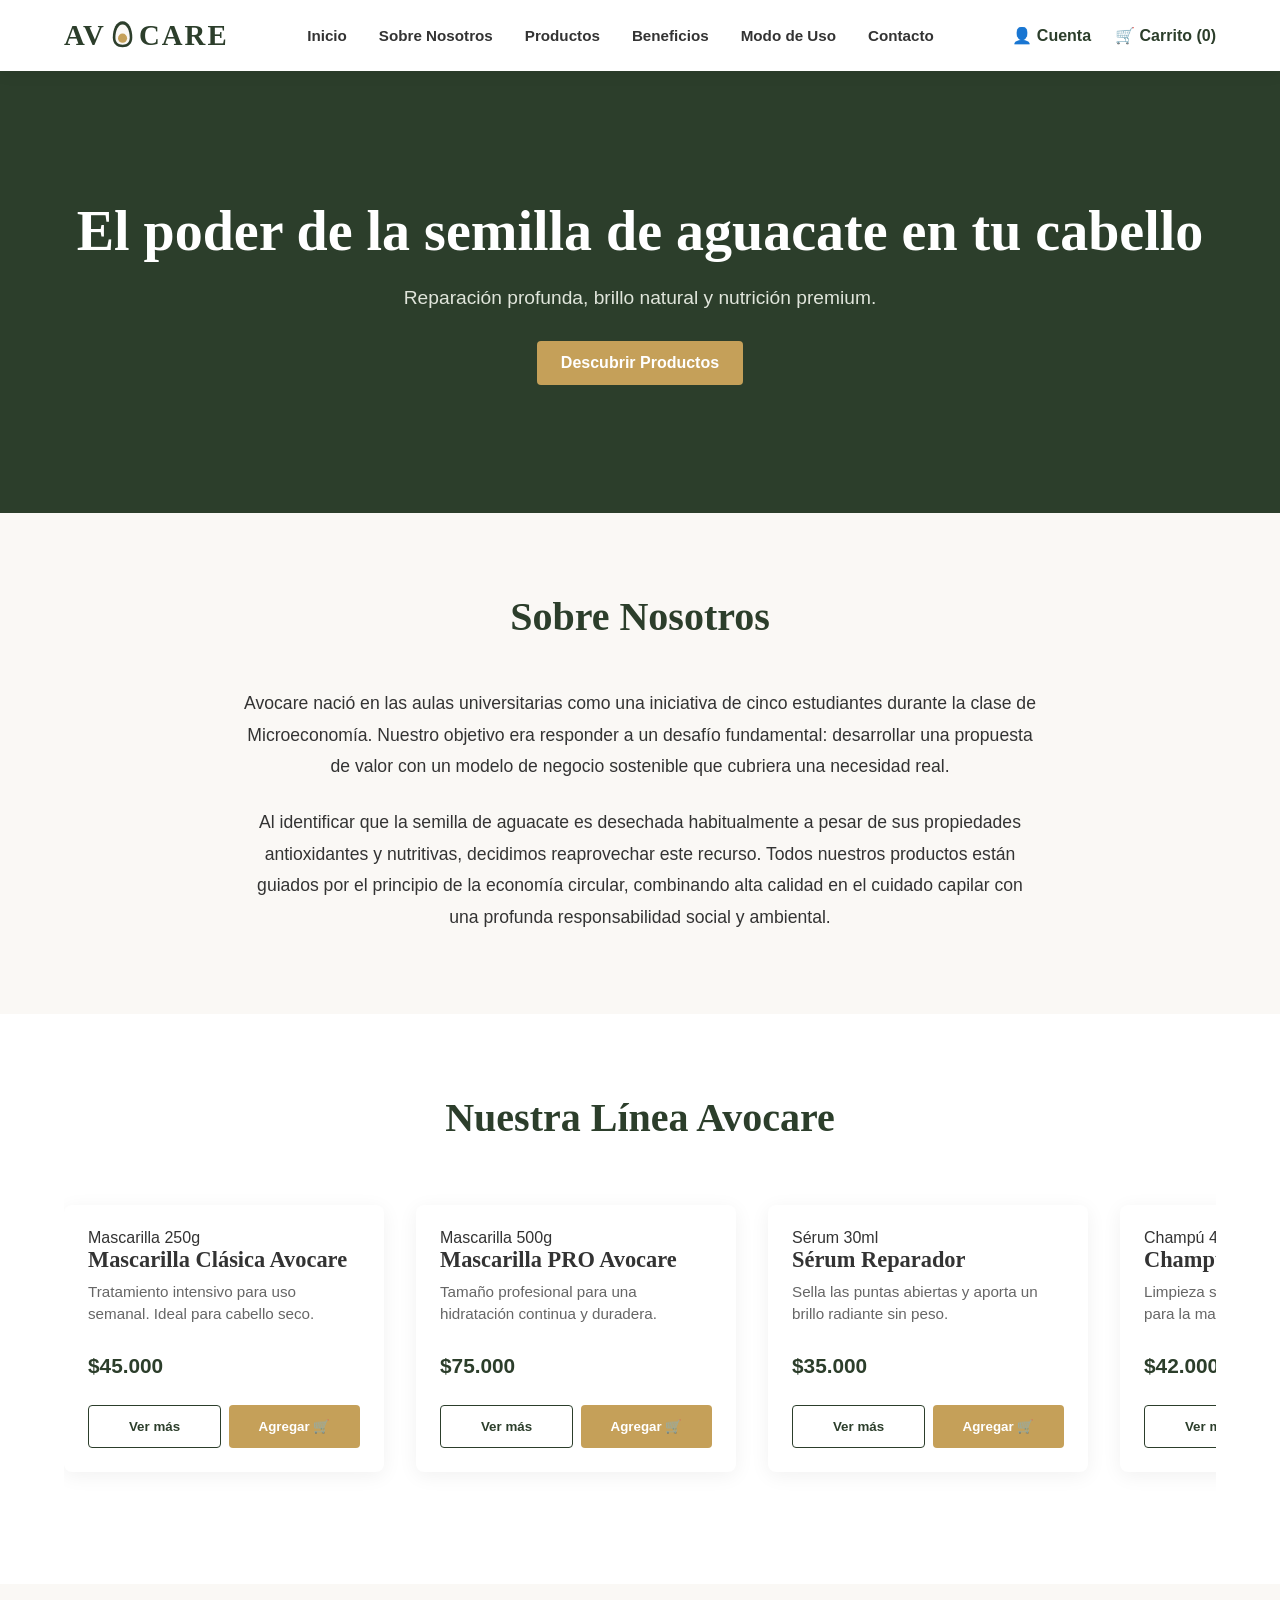
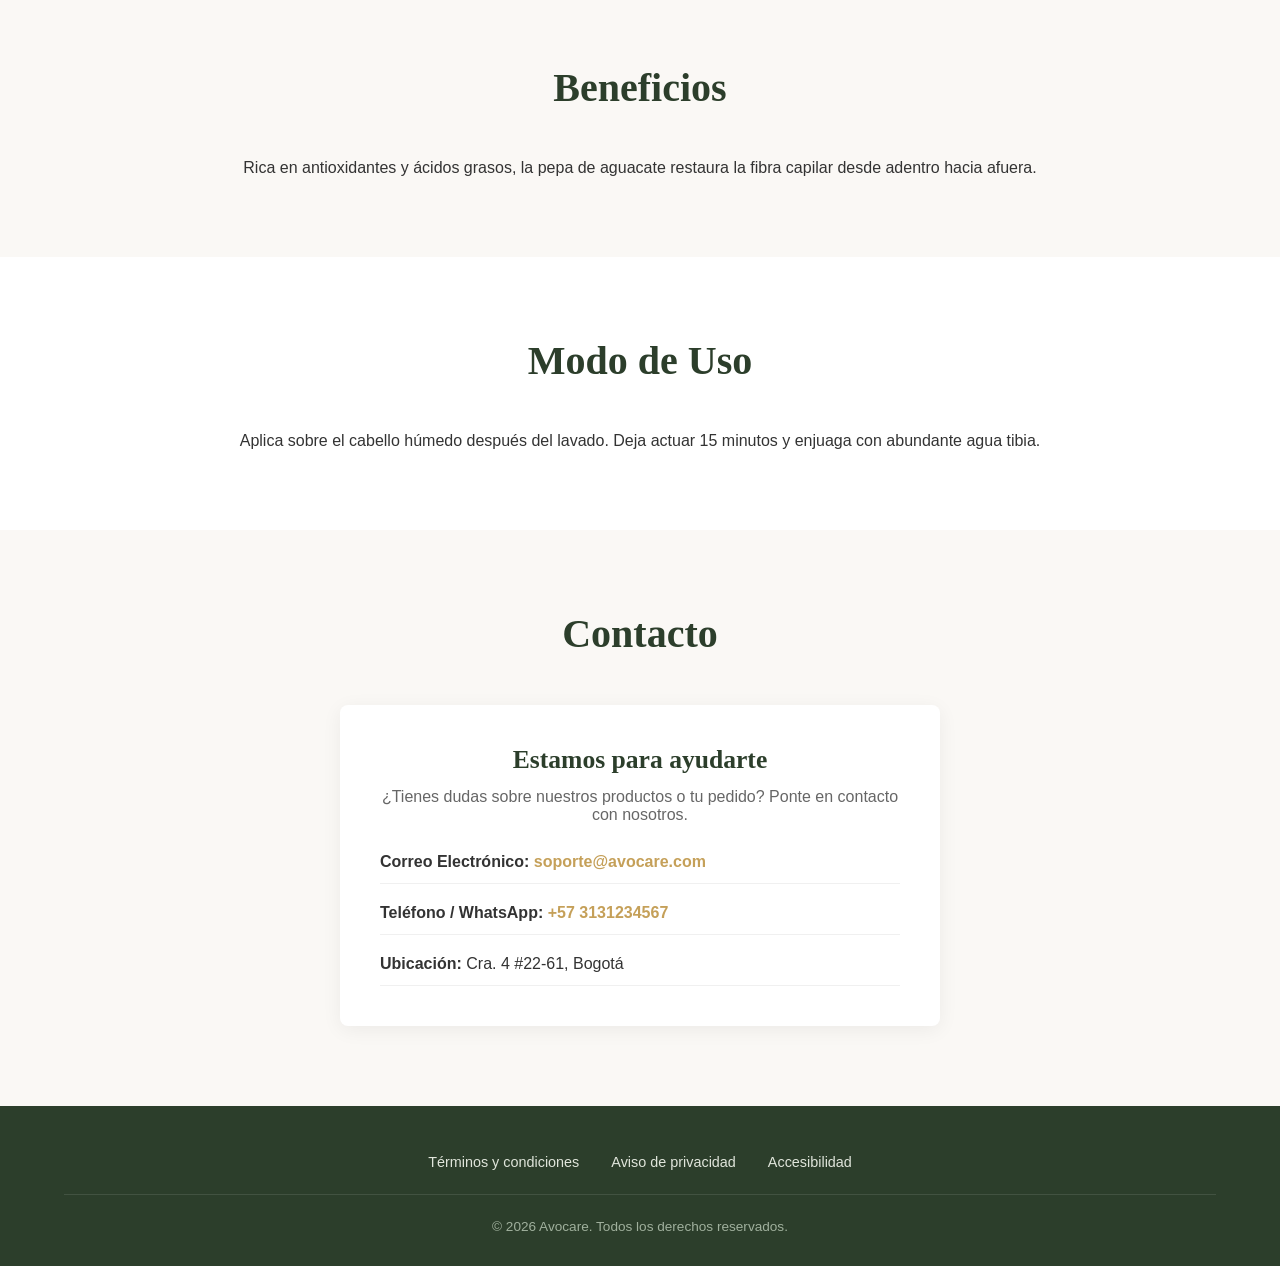
<file: Index.html>
<!DOCTYPE html>
<html lang="es">
<head>
    <meta charset="UTF-8">
    <meta name="viewport" content="width=device-width, initial-scale=1.0">
    <title>Avocare | Cuidado Capilar Premium</title>
    <link rel="stylesheet" href="styles.css">
    <link href="https://fonts.googleapis.com/css2?family=Cormorant+Garamond:wght@400;600&family=Inter:wght@300;400;600&display=swap" rel="stylesheet">
</head>
<body>
    <!-- Header Navegable -->
    <header>
        <div class="logo">
            <a href="index.html" class="logo-link">
                AV<svg class="logo-avocado" viewBox="0 0 100 100" xmlns="http://www.w3.org/2000/svg">
                    <!-- Silueta exterior del aguacate -->
                    <path d="M50,10 C30,10 20,35 20,60 C20,80 33,90 50,90 C67,90 80,80 80,60 C80,35 70,10 50,10 Z" fill="currentColor"/>
                    <!-- Pulpa interior -->
                    <path d="M50,20 C36,20 28,40 28,60 C28,75 37,82 50,82 C63,82 72,75 72,60 C72,40 64,20 50,20 Z" fill="#FAF8F5"/>
                    <!-- Semilla (Pepa) -->
                    <circle cx="50" cy="62" r="14" fill="#C5A059"/>
                </svg>CARE
            </a>
        </div>
        <nav>
            <ul class="nav-links">
                <li><a href="#inicio">Inicio</a></li>
                <li><a href="#nosotros">Sobre Nosotros</a></li>
                <li><a href="#productos">Productos</a></li>
                <li><a href="#beneficios">Beneficios</a></li>
                <li><a href="#uso">Modo de Uso</a></li>
                <li><a href="#contacto">Contacto</a></li>
            </ul>
        </nav>
        <div class="user-actions">
            <a href="login.html" class="icon-link">👤 Cuenta</a>
            <a href="carrito.html" class="icon-link">🛒 Carrito (<span id="cart-count">0</span>)</a>
        </div>
    </header>

    <main>
        <!-- Sección Inicio -->
        <section id="inicio" class="hero">
            <div class="hero-content">
                <h1>El poder de la semilla de aguacate en tu cabello</h1>
                <p>Reparación profunda, brillo natural y nutrición premium.</p>
                <a href="#productos" class="btn-primary">Descubrir Productos</a>
            </div>
        </section>

        <!-- Sección Sobre Nosotros -->
        <section id="nosotros" class="section-padding bg-light">
            <h2 class="section-title">Sobre Nosotros</h2>
            <div style="max-width: 800px; margin: 0 auto; text-align: center; line-height: 1.8;">
                <p style="font-size: 1.1rem; color: var(--text-main); margin-bottom: 1.5rem;">
                    Avocare nació en las aulas universitarias como una iniciativa de cinco estudiantes durante la clase de Microeconomía. Nuestro objetivo era responder a un desafío fundamental: desarrollar una propuesta de valor con un modelo de negocio sostenible que cubriera una necesidad real.
                </p>
                <p style="font-size: 1.1rem; color: var(--text-main);">
                    Al identificar que la semilla de aguacate es desechada habitualmente a pesar de sus propiedades antioxidantes y nutritivas, decidimos reaprovechar este recurso. Todos nuestros productos están guiados por el principio de la economía circular, combinando alta calidad en el cuidado capilar con una profunda responsabilidad social y ambiental.
                </p>
            </div>
        </section>

        <!-- Sección Productos (Carrusel Infinito) -->
        <section id="productos" class="section-padding">
            <h2 class="section-title">Nuestra Línea Avocare</h2>
            <div class="products-container">
                <div class="products-track">
                    <!-- Producto 1 -->
                    <div class="product-card">
                        <div class="product-img-placeholder">Mascarilla 250g</div>
                        <h3>Mascarilla Clásica Avocare</h3>
                        <p>Tratamiento intensivo para uso semanal. Ideal para cabello seco.</p>
                        <p class="price">$45.000</p>
                        <div class="card-actions">
                            <button class="btn-secondary" onclick="openModal('modal-prod-1')">Ver más</button>
                            <button class="btn-primary" onclick="addToCart(1, 'Mascarilla Clásica 250g', 45000)">Agregar 🛒</button>
                        </div>
                    </div>
                    <!-- Producto 2 -->
                    <div class="product-card">
                        <div class="product-img-placeholder">Mascarilla 500g</div>
                        <h3>Mascarilla PRO Avocare</h3>
                        <p>Tamaño profesional para una hidratación continua y duradera.</p>
                        <p class="price">$75.000</p>
                        <div class="card-actions">
                            <button class="btn-secondary" onclick="openModal('modal-prod-2')">Ver más</button>
                            <button class="btn-primary" onclick="addToCart(2, 'Mascarilla PRO 500g', 75000)">Agregar 🛒</button>
                        </div>
                    </div>
                    <!-- Producto 3 -->
                    <div class="product-card">
                        <div class="product-img-placeholder">Sérum 30ml</div>
                        <h3>Sérum Reparador</h3>
                        <p>Sella las puntas abiertas y aporta un brillo radiante sin peso.</p>
                        <p class="price">$35.000</p>
                        <div class="card-actions">
                            <button class="btn-secondary" onclick="openModal('modal-prod-3')">Ver más</button>
                            <button class="btn-primary" onclick="addToCart(3, 'Sérum Reparador', 35000)">Agregar 🛒</button>
                        </div>
                    </div>
                    <!-- Producto 4 -->
                    <div class="product-card">
                        <div class="product-img-placeholder">Champú 400ml</div>
                        <h3>Champú Revitalizante</h3>
                        <p>Limpieza suave que prepara la cutícula para la mascarilla.</p>
                        <p class="price">$42.000</p>
                        <div class="card-actions">
                            <button class="btn-secondary" onclick="openModal('modal-prod-4')">Ver más</button>
                            <button class="btn-primary" onclick="addToCart(4, 'Champú Revitalizante', 42000)">Agregar 🛒</button>
                        </div>
                    </div>
                    <!-- Producto 5 -->
                    <div class="product-card">
                        <div class="product-img-placeholder">Kit Completo</div>
                        <h3>Kit Cuidado Intensivo</h3>
                        <p>Mascarilla 250g + Champú + Sérum. El ritual completo.</p>
                        <p class="price">$110.000</p>
                        <div class="card-actions">
                            <button class="btn-secondary" onclick="openModal('modal-prod-5')">Ver más</button>
                            <button class="btn-primary" onclick="addToCart(5, 'Kit Cuidado Intensivo', 110000)">Agregar 🛒</button>
                        </div>
                    </div>
                </div>
            </div>
        </section>
        
        <!-- Sección Beneficios -->
        <section id="beneficios" class="section-padding bg-light">
            <h2 class="section-title">Beneficios</h2>
            <p style="text-align:center;">Rica en antioxidantes y ácidos grasos, la pepa de aguacate restaura la fibra capilar desde adentro hacia afuera.</p>
        </section>

        <!-- Sección Modo de Uso -->
        <section id="uso" class="section-padding">
            <h2 class="section-title">Modo de Uso</h2>
            <p style="text-align:center;">Aplica sobre el cabello húmedo después del lavado. Deja actuar 15 minutos y enjuaga con abundante agua tibia.</p>
        </section>

        <!-- Sección de Contacto -->
        <section id="contacto" class="section-padding bg-light">
            <h2 class="section-title">Contacto</h2>
            <div class="contact-container">
                <div class="contact-card">
                    <h3>Estamos para ayudarte</h3>
                    <p>¿Tienes dudas sobre nuestros productos o tu pedido? Ponte en contacto con nosotros.</p>
                    <ul class="contact-list">
                        <li>
                            <strong>Correo Electrónico:</strong> 
                            <a href="mailto:soporte@avocare.com">soporte@avocare.com</a>
                        </li>
                        <li>
                            <strong>Teléfono / WhatsApp:</strong> 
                            <a href="tel:+573131234567">+57 3131234567</a>
                        </li>
                        <li>
                            <strong>Ubicación:</strong> Cra. 4 #22-61, Bogotá
                        </li>
                    </ul>
                </div>
            </div>
        </section>
    </main>

    <!-- Pie de Página (Footer) -->
    <footer class="main-footer">
        <div class="footer-content">
            <div class="footer-links">
                <a href="#">Términos y condiciones</a>
                <a href="#">Aviso de privacidad</a>
                <a href="#">Accesibilidad</a>
            </div>
            <p class="copyright">&copy; 2026 Avocare. Todos los derechos reservados.</p>
        </div>
    </footer>

    <!-- Modales de Productos -->
    <div id="modal-prod-1" class="modal">
        <div class="modal-content">
            <span class="close" onclick="closeModal('modal-prod-1')">&times;</span>
            <h2>Ingredientes - Mascarilla Clásica</h2>
            <p>Agua purificada, Extracto de semilla de Persea Americana (Aguacate), Manteca de Karité, Pantenol, Vitamina E, Conservantes naturales.</p>
        </div>
    </div>
    <div id="modal-prod-2" class="modal">
        <div class="modal-content">
            <span class="close" onclick="closeModal('modal-prod-2')">&times;</span>
            <h2>Ingredientes - Mascarilla PRO</h2>
            <p>Fórmula concentrada con doble extracto de pepa de aguacate, Queratina hidrolizada y Aceite de Argán.</p>
        </div>
    </div>

    <script src="main.js"></script>
</body>
</html>
</file>
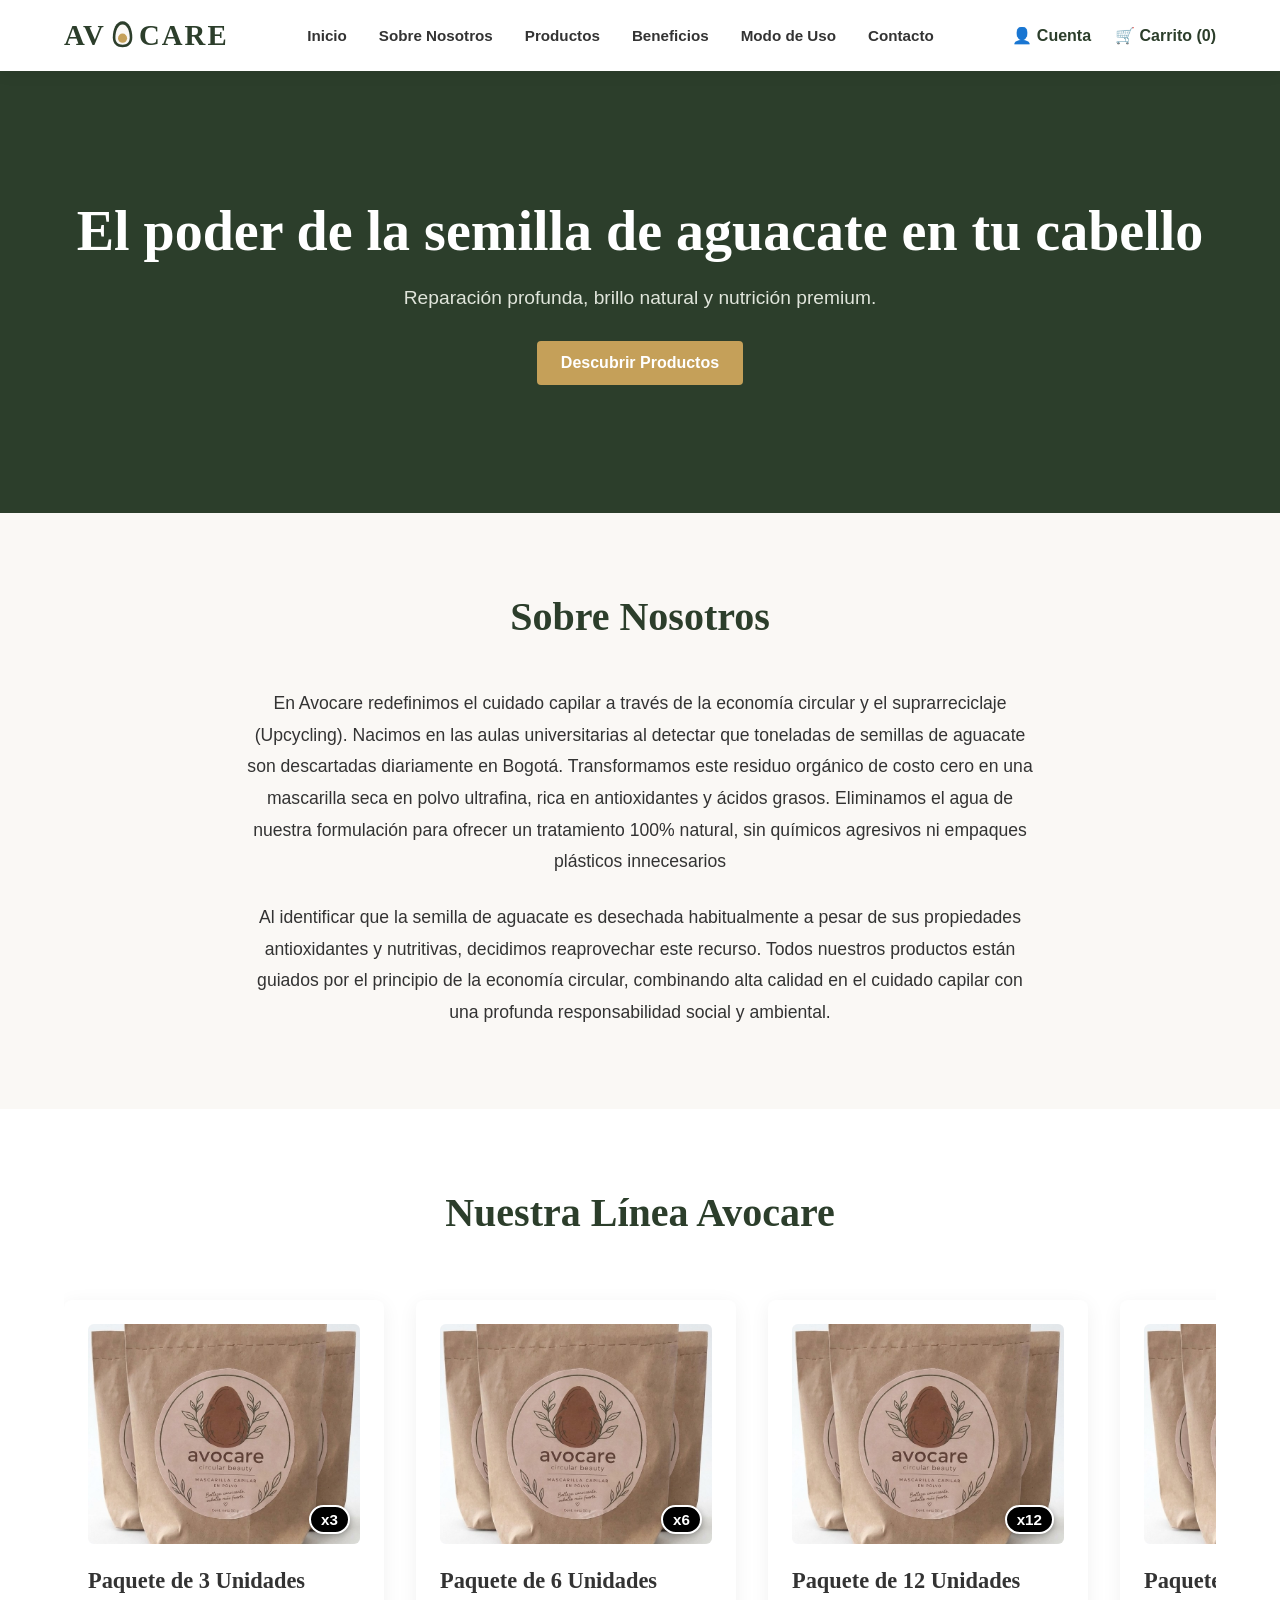
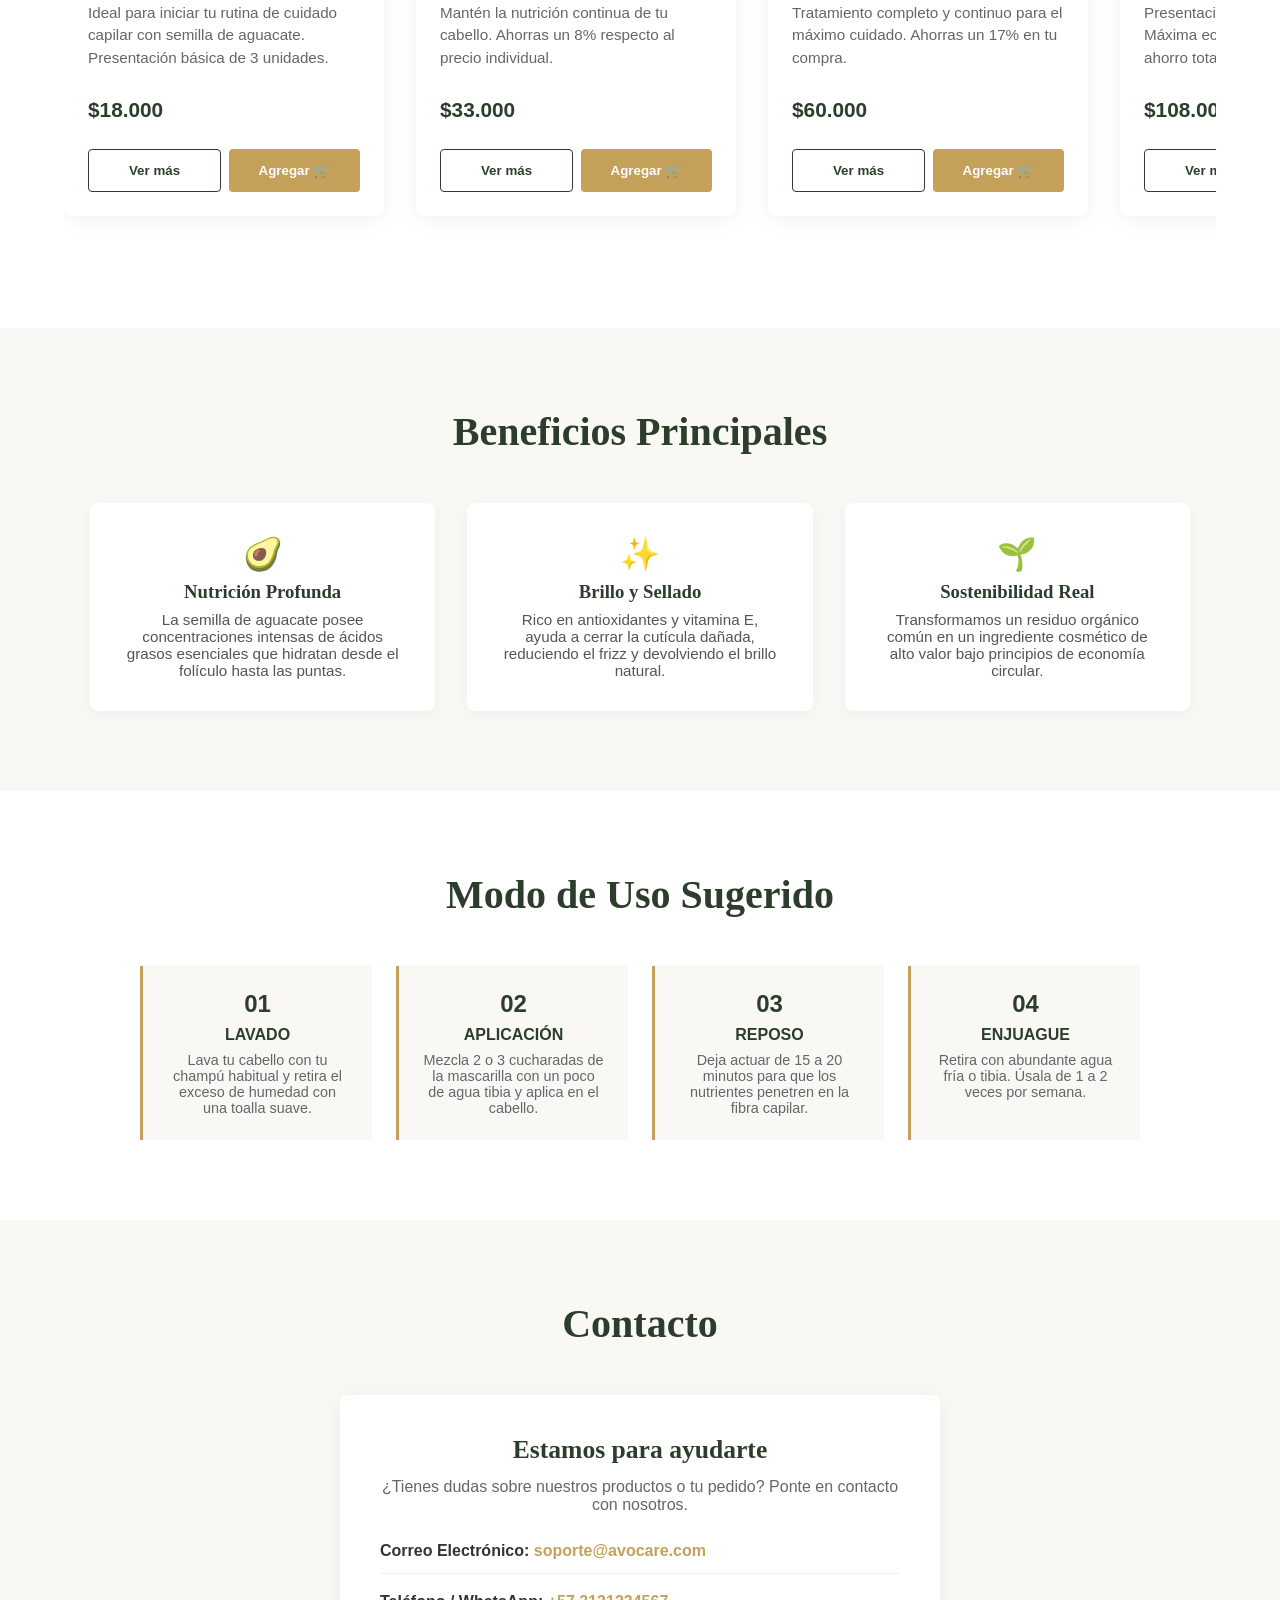
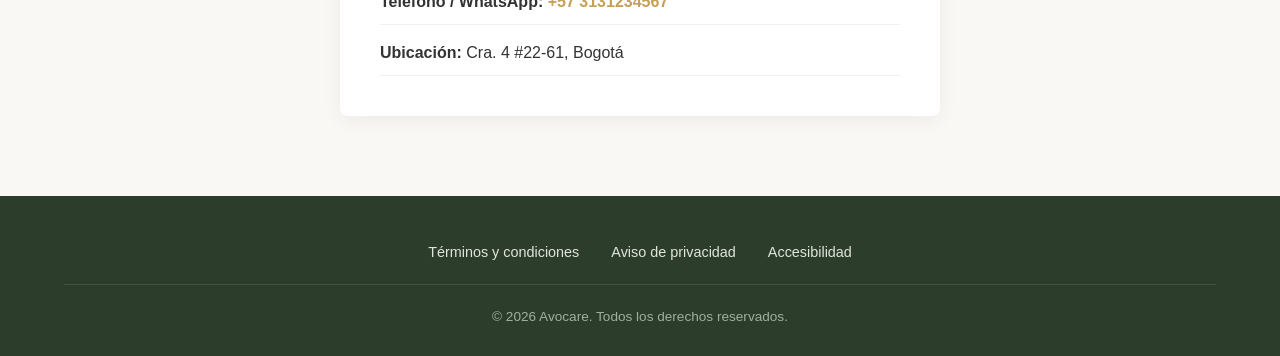
<file: index.html>
<!DOCTYPE html>
<html lang="es">
<head>
    <meta charset="UTF-8">
    <meta name="viewport" content="width=device-width, initial-scale=1.0">
    <title>Avocare | Cuidado Capilar Premium</title>
    <link rel="stylesheet" href="styles.css">
    <link href="https://fonts.googleapis.com/css2?family=Cormorant+Garamond:wght@400;600&family=Inter:wght@300;400;600&display=swap" rel="stylesheet">
</head>
<body>
    <!-- Header Navegable -->
    <header>
        <div class="logo">
            <a href="index.html" class="logo-link">
                AV<svg class="logo-avocado" viewBox="0 0 100 100" xmlns="http://www.w3.org/2000/svg">
                    <!-- Silueta exterior del aguacate -->
                    <path d="M50,10 C30,10 20,35 20,60 C20,80 33,90 50,90 C67,90 80,80 80,60 C80,35 70,10 50,10 Z" fill="currentColor"/>
                    <!-- Pulpa interior -->
                    <path d="M50,20 C36,20 28,40 28,60 C28,75 37,82 50,82 C63,82 72,75 72,60 C72,40 64,20 50,20 Z" fill="#FAF8F5"/>
                    <!-- Semilla (Pepa) -->
                    <circle cx="50" cy="62" r="14" fill="#C5A059"/>
                </svg>CARE
            </a>
        </div>
        <nav>
            <ul class="nav-links">
                <li><a href="#inicio">Inicio</a></li>
                <li><a href="#nosotros">Sobre Nosotros</a></li>
                <li><a href="#productos">Productos</a></li>
                <li><a href="#beneficios">Beneficios</a></li>
                <li><a href="#uso">Modo de Uso</a></li>
                <li><a href="#contacto">Contacto</a></li>
            </ul>
        </nav>
        <div class="user-actions">
            <a href="login.html" class="icon-link">👤 Cuenta</a>
            <a href="carrito.html" class="icon-link">🛒 Carrito (<span id="cart-count">0</span>)</a>
        </div>
    </header>

    <main>
        <!-- Sección Inicio -->
        <section id="inicio" class="hero">
            <div class="hero-content">
                <h1>El poder de la semilla de aguacate en tu cabello</h1>
                <p>Reparación profunda, brillo natural y nutrición premium.</p>
                <a href="#productos" class="btn-primary">Descubrir Productos</a>
            </div>
        </section>

        <!-- Sección Sobre Nosotros -->
        <section id="nosotros" class="section-padding bg-light">
            <h2 class="section-title">Sobre Nosotros</h2>
            <div style="max-width: 800px; margin: 0 auto; text-align: center; line-height: 1.8;">
                <p style="font-size: 1.1rem; color: var(--text-main); margin-bottom: 1.5rem;">
                    En Avocare redefinimos el cuidado capilar a través de la economía circular y el suprarreciclaje (Upcycling). Nacimos en las aulas universitarias al detectar que toneladas de semillas de aguacate son descartadas diariamente en Bogotá. Transformamos este residuo orgánico de costo cero en una mascarilla seca en polvo ultrafina, rica en antioxidantes y ácidos grasos. Eliminamos el agua de nuestra formulación para ofrecer un tratamiento 100% natural, sin químicos agresivos ni empaques plásticos innecesarios
                </p>
                <p style="font-size: 1.1rem; color: var(--text-main);">
                    Al identificar que la semilla de aguacate es desechada habitualmente a pesar de sus propiedades antioxidantes y nutritivas, decidimos reaprovechar este recurso. Todos nuestros productos están guiados por el principio de la economía circular, combinando alta calidad en el cuidado capilar con una profunda responsabilidad social y ambiental.
                </p>
            </div>
        </section>

        <!-- Sección Productos (Carrusel Infinito) -->
        <section id="productos" class="section-padding">
            <h2 class="section-title">Nuestra Línea Avocare</h2>
            <div class="products-container">
                <div class="products-track">

                    <!-- Producto 1: Paquete x3 -->
                    <div class="product-card">
                        <div class="image-container">
                            <img src="assets/producto.jpg" alt="Línea Avocare Paquete x3">
                            <span class="badge">x3</span>
                        </div>
                        <h3>Paquete de 3 Unidades</h3>
                        <p>Ideal para iniciar tu rutina de cuidado capilar con semilla de aguacate. Presentación básica de 3 unidades.</p>
                        <p class="price">$18.000</p>
                        <div class="card-actions">
                            <button class="btn-secondary" onclick="openModal('modal-prod-1')">Ver más</button>
                            <button class="btn-primary" onclick="addToCart(1, 'Paquete de 3 Unidades', 18000)">Agregar 🛒</button>
                        </div>
                    </div>

                    <!-- Producto 2: Paquete x6 -->
                    <div class="product-card">
                        <div class="image-container">
                            <img src="assets/producto.jpg" alt="Línea Avocare Paquete x6">
                            <span class="badge">x6</span>
                        </div>
                        <h3>Paquete de 6 Unidades</h3>
                        <p>Mantén la nutrición continua de tu cabello. Ahorras un 8% respecto al precio individual.</p>
                        <p class="price">$33.000</p>
                        <div class="card-actions">
                            <button class="btn-secondary" onclick="openModal('modal-prod-2')">Ver más</button>
                            <button class="btn-primary" onclick="addToCart(2, 'Paquete de 6 Unidades', 33000)">Agregar 🛒</button>
                        </div>
                    </div>

                    <!-- Producto 3: Paquete x12 -->
                    <div class="product-card">
                        <div class="image-container">
                            <img src="assets/producto.jpg" alt="Línea Avocare Paquete x12">
                            <span class="badge">x12</span>
                        </div>
                        <h3>Paquete de 12 Unidades</h3>
                        <p>Tratamiento completo y continuo para el máximo cuidado. Ahorras un 17% en tu compra.</p>
                        <p class="price">$60.000</p>
                        <div class="card-actions">
                            <button class="btn-secondary" onclick="openModal('modal-prod-3')">Ver más</button>
                            <button class="btn-primary" onclick="addToCart(3, 'Paquete de 12 Unidades', 60000)">Agregar 🛒</button>
                        </div>
                    </div>

                    <!-- Producto 4: Paquete x24 -->
                    <div class="product-card">
                        <div class="image-container">
                            <img src="assets/producto.jpg" alt="Línea Avocare Paquete x24">
                            <span class="badge">x24</span>
                        </div>
                        <h3>Paquete de 24 Unidades</h3>
                        <p>Presentación mayorista e institucional. Máxima economía con un 25% de ahorro total.</p>
                        <p class="price">$108.000</p>
                        <div class="card-actions">
                            <button class="btn-secondary" onclick="openModal('modal-prod-4')">Ver más</button>
                            <button class="btn-primary" onclick="addToCart(4, 'Paquete de 24 Unidades', 108000)">Agregar 🛒</button>
                        </div>
                    </div>

                </div>
            </div>
        </section>
        
        <!-- Sección Beneficios -->
        <section id="beneficios" class="section-padding bg-light">
            <h2 class="section-title">Beneficios Principales</h2>
            <div style="display: grid; grid-template-columns: repeat(auto-fit, minmax(250px, 1fr)); gap: 2rem; max-width: 1100px; margin: 0 auto;">
                <div style="background: white; padding: 2rem; border-radius: 8px; box-shadow: 0 4px 15px rgba(0,0,0,0.04); text-align: center;">
                    <div style="font-size: 2rem; margin-bottom: 0.5rem;">🥑</div>
                    <h3 style="color: var(--primary-dark); font-family: var(--font-heading); margin-bottom: 0.5rem;">Nutrición Profunda</h3>
                    <p style="font-size: 0.95rem; color: #555;">La semilla de aguacate posee concentraciones intensas de ácidos grasos esenciales que hidratan desde el folículo hasta las puntas.</p>
                </div>
                <div style="background: white; padding: 2rem; border-radius: 8px; box-shadow: 0 4px 15px rgba(0,0,0,0.04); text-align: center;">
                    <div style="font-size: 2rem; margin-bottom: 0.5rem;">✨</div>
                    <h3 style="color: var(--primary-dark); font-family: var(--font-heading); margin-bottom: 0.5rem;">Brillo y Sellado</h3>
                    <p style="font-size: 0.95rem; color: #555;">Rico en antioxidantes y vitamina E, ayuda a cerrar la cutícula dañada, reduciendo el frizz y devolviendo el brillo natural.</p>
                </div>
                <div style="background: white; padding: 2rem; border-radius: 8px; box-shadow: 0 4px 15px rgba(0,0,0,0.04); text-align: center;">
                    <div style="font-size: 2rem; margin-bottom: 0.5rem;">🌱</div>
                    <h3 style="color: var(--primary-dark); font-family: var(--font-heading); margin-bottom: 0.5rem;">Sostenibilidad Real</h3>
                    <p style="font-size: 0.95rem; color: #555;">Transformamos un residuo orgánico común en un ingrediente cosmético de alto valor bajo principios de economía circular.</p>
                </div>
            </div>
        </section>

        <!-- Sección Modo de Uso -->
        <section id="uso" class="section-padding">
            <h2 class="section-title">Modo de Uso Sugerido</h2>
            <div style="display: grid; grid-template-columns: repeat(auto-fit, minmax(220px, 1fr)); gap: 1.5rem; max-width: 1000px; margin: 0 auto;">
                <div style="text-align: center; padding: 1.5rem; border-left: 3px solid var(--accent-gold); background: #FAF8F5;">
                    <span style="font-size: 1.5rem; font-weight: bold; color: var(--primary-dark);">01</span>
                    <h4 style="margin: 0.5rem 0; color: var(--primary-dark);">LAVADO</h4>
                    <p style="font-size: 0.9rem; color: #666;">Lava tu cabello con tu champú habitual y retira el exceso de humedad con una toalla suave.</p>
                </div>
                <div style="text-align: center; padding: 1.5rem; border-left: 3px solid var(--accent-gold); background: #FAF8F5;">
                    <span style="font-size: 1.5rem; font-weight: bold; color: var(--primary-dark);">02</span>
                    <h4 style="margin: 0.5rem 0; color: var(--primary-dark);">APLICACIÓN</h4>
                    <p style="font-size: 0.9rem; color: #666;">Mezcla 2 o 3 cucharadas de la mascarilla con un poco de agua tibia y aplica en el cabello.</p>
                </div>
                <div style="text-align: center; padding: 1.5rem; border-left: 3px solid var(--accent-gold); background: #FAF8F5;">
                    <span style="font-size: 1.5rem; font-weight: bold; color: var(--primary-dark);">03</span>
                    <h4 style="margin: 0.5rem 0; color: var(--primary-dark);">REPOSO</h4>
                    <p style="font-size: 0.9rem; color: #666;">Deja actuar de 15 a 20 minutos para que los nutrientes penetren en la fibra capilar.</p>
                </div>
                <div style="text-align: center; padding: 1.5rem; border-left: 3px solid var(--accent-gold); background: #FAF8F5;">
                    <span style="font-size: 1.5rem; font-weight: bold; color: var(--primary-dark);">04</span>
                    <h4 style="margin: 0.5rem 0; color: var(--primary-dark);">ENJUAGUE</h4>
                    <p style="font-size: 0.9rem; color: #666;">Retira con abundante agua fría o tibia. Úsala de 1 a 2 veces por semana.</p>
                </div>
            </div>
        </section>

        <!-- Sección de Contacto -->
        <section id="contacto" class="section-padding bg-light">
            <h2 class="section-title">Contacto</h2>
            <div class="contact-container">
                <div class="contact-card">
                    <h3>Estamos para ayudarte</h3>
                    <p>¿Tienes dudas sobre nuestros productos o tu pedido? Ponte en contacto con nosotros.</p>
                    <ul class="contact-list">
                        <li>
                            <strong>Correo Electrónico:</strong> 
                            <a href="mailto:soporte@avocare.com">soporte@avocare.com</a>
                        </li>
                        <li>
                            <strong>Teléfono / WhatsApp:</strong> 
                            <a href="tel:+573131234567">+57 3131234567</a>
                        </li>
                        <li>
                            <strong>Ubicación:</strong> Cra. 4 #22-61, Bogotá
                        </li>
                    </ul>
                </div>
            </div>
        </section>
    </main>

    <!-- Pie de Página (Footer) -->
    <footer class="main-footer">
        <div class="footer-content">
            <div class="footer-links">
                <a href="#">Términos y condiciones</a>
                <a href="#">Aviso de privacidad</a>
                <a href="#">Accesibilidad</a>
            </div>
            <p class="copyright">&copy; 2026 Avocare. Todos los derechos reservados.</p>
        </div>
    </footer>

    <!-- Modales de Productos -->
    <div id="modal-prod-1" class="modal">
        <div class="modal-content">
            <span class="close" onclick="closeModal('modal-prod-1')">&times;</span>
            <h2>Ingredientes - Mascarilla Clásica</h2>
            <p>Agua purificada, Extracto de semilla de Persea Americana (Aguacate), Manteca de Karité, Pantenol, Vitamina E, Conservantes naturales.</p>
        </div>
    </div>
    <div id="modal-prod-2" class="modal">
        <div class="modal-content">
            <span class="close" onclick="closeModal('modal-prod-2')">&times;</span>
            <h2>Ingredientes - Mascarilla PRO</h2>
            <p>Fórmula concentrada con doble extracto de pepa de aguacate, Queratina hidrolizada y Aceite de Argán.</p>
        </div>
    </div>

    <script src="main.js"></script>
</body>
</html>
</file>
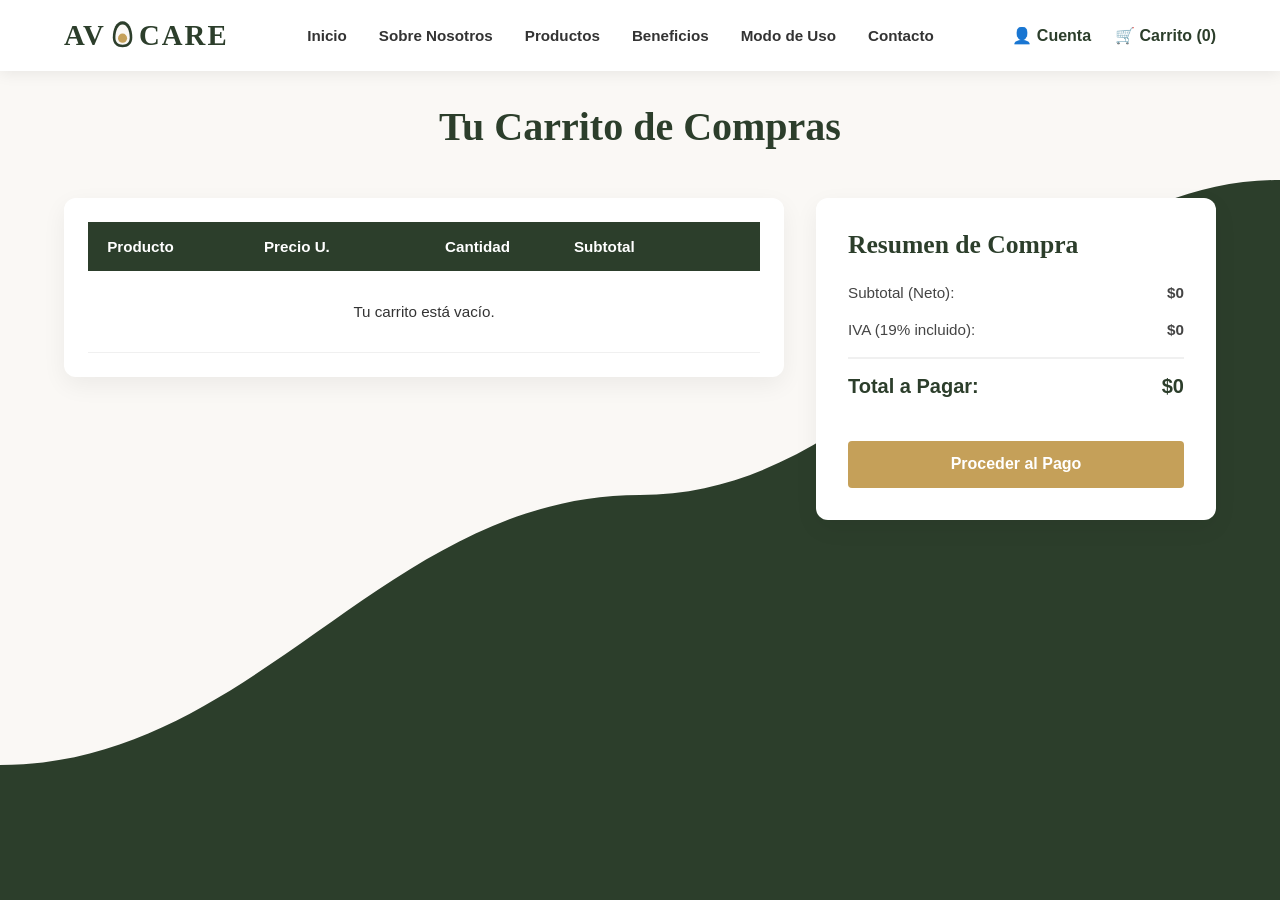
<file: carrito.html>
<!DOCTYPE html>
<html lang="es">
<head>
    <meta charset="UTF-8">
    <meta name="viewport" content="width=device-width, initial-scale=1.0">
    <title>Carrito de Compras | Avocare</title>
    <link rel="stylesheet" href="styles.css">
    <link href="https://fonts.googleapis.com/css2?family=Cormorant+Garamond:wght@400;600&family=Inter:wght@300;400;600&display=swap" rel="stylesheet">
    <style>
        .cart-wrapper {
            max-width: 1200px;
            margin: 2rem auto 5rem auto;
            padding: 0 1.5rem;
            display: grid;
            grid-template-columns: 1.8fr 1fr;
            gap: 2rem;
            align-items: start;
            position: relative;
            z-index: 2;
        }
        @media (max-width: 850px) {
            .cart-wrapper { grid-template-columns: 1fr; }
        }
        .cart-card {
            background: #ffffff;
            border-radius: 12px;
            padding: 1.5rem;
            box-shadow: 0 8px 24px rgba(0,0,0,0.06);
        }
        .cart-table {
            width: 100%;
            border-collapse: collapse;
        }
        .cart-table th {
            background: var(--primary-dark, #2C3E2D);
            color: #ffffff;
            padding: 1rem 1.2rem;
            text-align: left;
            font-size: 0.95rem;
        }
        .cart-table td {
            padding: 1.2rem;
            border-bottom: 1px solid #f0f0f0;
            vertical-align: middle;
            font-size: 0.95rem;
        }
        .qty-btn {
            background: #f4f4f4;
            border: 1px solid #ddd;
            padding: 4px 10px;
            border-radius: 4px;
            cursor: pointer;
            font-weight: bold;
        }
        .qty-btn:hover { background: #e8e8e8; }
        .remove-btn {
            background: transparent;
            border: none;
            cursor: pointer;
            font-size: 1.1rem;
            opacity: 0.7;
        }
        .remove-btn:hover { opacity: 1; }
        
        .summary-card {
            background: #ffffff;
            border-radius: 12px;
            padding: 2rem;
            box-shadow: 0 8px 24px rgba(0,0,0,0.06);
        }
        .summary-row {
            display: flex;
            justify-content: space-between;
            align-items: center;
            margin-bottom: 1.2rem;
            font-size: 0.95rem;
            color: #444;
        }
        .summary-row.total {
            font-size: 1.25rem;
            font-weight: 600;
            color: var(--primary-dark, #2C3E2D);
            border-top: 2px solid #f0f0f0;
            padding-top: 1rem;
            margin-top: 1rem;
        }
    </style>
</head>
<body class="bg-light">
    <!-- Header Navegable Unificado -->
    <header>
        <div class="logo">
            <a href="index.html" class="logo-link">
                AV<svg class="logo-avocado" viewBox="0 0 100 100" xmlns="http://www.w3.org/2000/svg">
                    <path d="M50,10 C30,10 20,35 20,60 C20,80 33,90 50,90 C67,90 80,80 80,60 C80,35 70,10 50,10 Z" fill="currentColor"/>
                    <path d="M50,20 C36,20 28,40 28,60 C28,75 37,82 50,82 C63,82 72,75 72,60 C72,40 64,20 50,20 Z" fill="#FAF8F5"/>
                    <circle cx="50" cy="62" r="14" fill="#C5A059"/>
                </svg>CARE
            </a>
        </div>
        <nav>
            <ul class="nav-links">
                <li><a href="index.html#inicio">Inicio</a></li>
                <li><a href="index.html#nosotros">Sobre Nosotros</a></li>
                <li><a href="index.html#productos">Productos</a></li>
                <li><a href="index.html#beneficios">Beneficios</a></li>
                <li><a href="index.html#uso">Modo de Uso</a></li>
                <li><a href="index.html#contacto">Contacto</a></li>
            </ul>
        </nav>
        <div class="user-actions">
            <a href="login.html" class="icon-link">👤 Cuenta</a>
            <a href="carrito.html" class="icon-link">🛒 Carrito (<span id="cart-count">0</span>)</a>
        </div>
    </header>

    <main>
        <h2 class="section-title" style="margin-top: 2rem;">Tu Carrito de Compras</h2>
        
        <div class="cart-wrapper">
            <!-- Tabla de Ítems -->
            <div class="cart-card">
                <table class="cart-table">
                    <thead>
                        <tr>
                            <th>Producto</th>
                            <th>Precio U.</th>
                            <th style="text-align: center;">Cantidad</th>
                            <th>Subtotal</th>
                            <th></th>
                        </tr>
                    </thead>
                    <tbody id="cart-items">
                        <!-- Generado por main.js -->
                    </tbody>
                </table>
            </div>

            <!-- Resumen Financiero -->
            <div class="summary-card">
                <h3 style="font-family: var(--font-heading); color: var(--primary-dark); margin-bottom: 1.5rem; font-size: 1.6rem;">Resumen de Compra</h3>
                
                <div class="summary-row">
                    <span>Subtotal (Neto):</span>
                    <strong id="cart-subtotal">$0</strong>
                </div>
                
                <div class="summary-row">
                    <span>IVA (19% incluido):</span>
                    <strong id="cart-tax">$0</strong>
                </div>
                
                <div class="summary-row total">
                    <span>Total a Pagar:</span>
                    <strong id="cart-total">$0</strong>
                </div>

                <button class="btn-primary" style="width: 100%; margin-top: 1.5rem; padding: 0.9rem; font-size: 1rem;" onclick="alert('¡Gracias por apoyar la propuesta de economía circular de Avocare!')">Proceder al Pago</button>
            </div>
        </div>
    </main>

    <script src="main.js"></script>
</body>
</html>
</file>
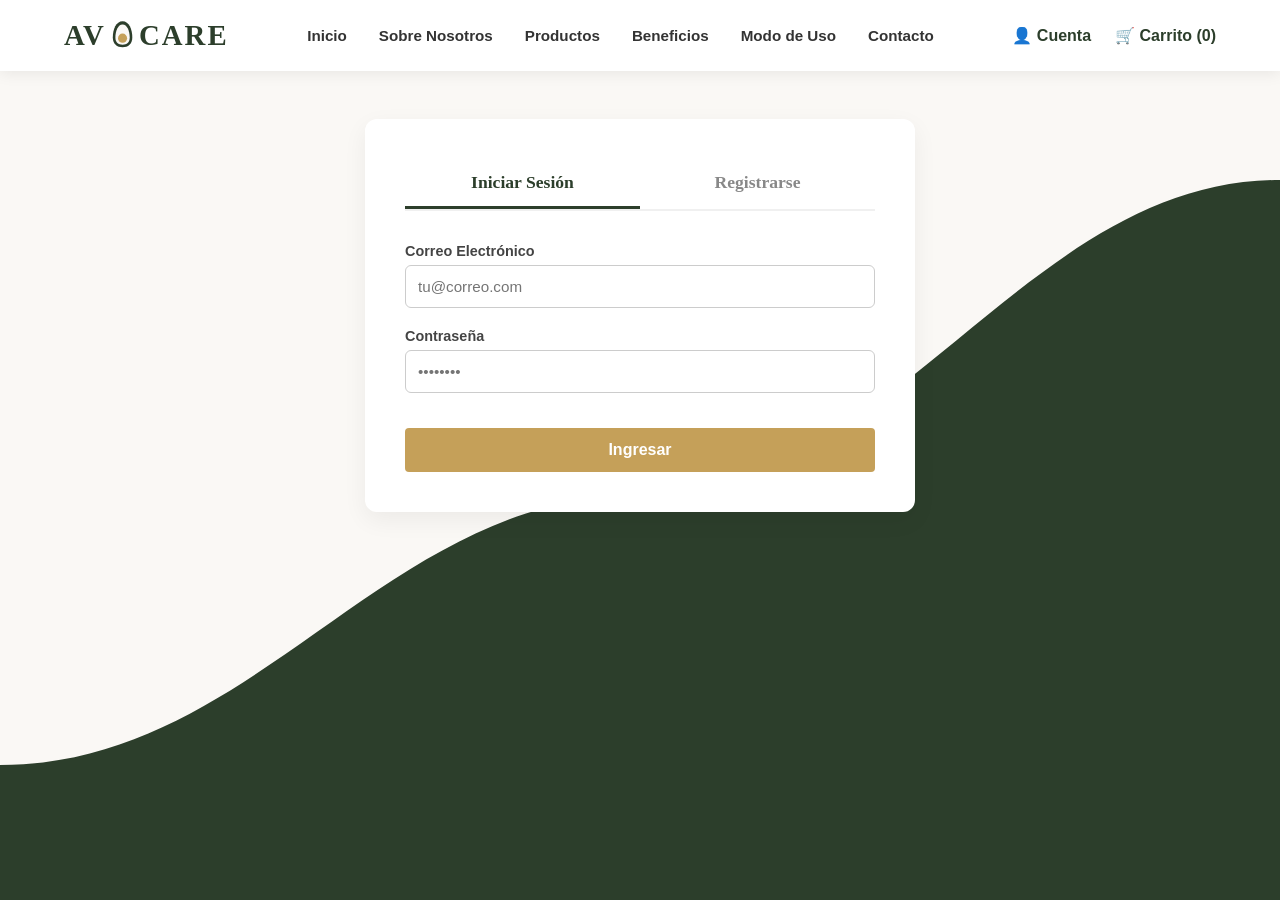
<file: login.html>
<!DOCTYPE html>
<html lang="es">
<head>
    <meta charset="UTF-8">
    <meta name="viewport" content="width=device-width, initial-scale=1.0">
    <title>Mi Cuenta | Avocare</title>
    <link rel="stylesheet" href="styles.css">
    <link href="https://fonts.googleapis.com/css2?family=Cormorant+Garamond:wght@400;600&family=Inter:wght@300;400;600&display=swap" rel="stylesheet">
    <style>
        .auth-container {
            max-width: 550px;
            margin: 3rem auto 5rem auto;
            padding: 2.5rem;
            background: #ffffff;
            border-radius: 12px;
            box-shadow: 0 8px 24px rgba(0,0,0,0.06);
            position: relative;
            z-index: 2;
        }
        .auth-tabs {
            display: flex;
            border-bottom: 2px solid #f0f0f0;
            margin-bottom: 2rem;
        }
        .tab-btn {
            flex: 1;
            padding: 0.8rem;
            background: none;
            border: none;
            font-size: 1.1rem;
            font-family: var(--font-heading, 'Cormorant Garamond', serif);
            font-weight: 600;
            color: #888;
            cursor: pointer;
            transition: all 0.3s ease;
            border-bottom: 3px solid transparent;
        }
        .tab-btn.active {
            color: var(--primary-dark, #2C3E2D);
            border-bottom-color: var(--primary-dark, #2C3E2D);
        }
        .auth-form {
            display: none;
        }
        .auth-form.active {
            display: block;
        }
        .form-row {
            display: grid;
            grid-template-columns: 1fr 1fr;
            gap: 1rem;
        }
        @media (max-width: 500px) {
            .form-row { grid-template-columns: 1fr; }
        }
        .form-group {
            margin-bottom: 1.2rem;
        }
        .form-group label {
            display: block;
            margin-bottom: 0.4rem;
            font-size: 0.9rem;
            color: #444;
            font-weight: 600;
        }
        .form-group input, .form-group select {
            width: 100%;
            padding: 0.75rem;
            border: 1px solid #ccc;
            border-radius: 6px;
            font-size: 0.95rem;
            box-sizing: border-box;
        }
        .form-group input:focus {
            outline: none;
            border-color: var(--primary-dark, #2C3E2D);
        }
        .checkbox-group {
            display: flex;
            align-items: center;
            gap: 0.5rem;
            font-size: 0.85rem;
            color: #555;
            margin-bottom: 1.5rem;
        }
        .checkbox-group input {
            width: auto;
        }
    </style>
</head>
<body class="bg-light">
    <!-- Header Navegable Unificado -->
    <header>
        <div class="logo">
            <a href="index.html" class="logo-link">
                AV<svg class="logo-avocado" viewBox="0 0 100 100" xmlns="http://www.w3.org/2000/svg">
                    <path d="M50,10 C30,10 20,35 20,60 C20,80 33,90 50,90 C67,90 80,80 80,60 C80,35 70,10 50,10 Z" fill="currentColor"/>
                    <path d="M50,20 C36,20 28,40 28,60 C28,75 37,82 50,82 C63,82 72,75 72,60 C72,40 64,20 50,20 Z" fill="#FAF8F5"/>
                    <circle cx="50" cy="62" r="14" fill="#C5A059"/>
                </svg>CARE
            </a>
        </div>
        <nav>
            <ul class="nav-links">
                <li><a href="index.html#inicio">Inicio</a></li>
                <li><a href="index.html#nosotros">Sobre Nosotros</a></li>
                <li><a href="index.html#productos">Productos</a></li>
                <li><a href="index.html#beneficios">Beneficios</a></li>
                <li><a href="index.html#uso">Modo de Uso</a></li>
                <li><a href="index.html#contacto">Contacto</a></li>
            </ul>
        </nav>
        <div class="user-actions">
            <a href="login.html" class="icon-link">👤 Cuenta</a>
            <a href="carrito.html" class="icon-link">🛒 Carrito (<span id="cart-count">0</span>)</a>
        </div>
    </header>

    <main>
        <div class="auth-container">
            <!-- Selector de Pestañas -->
            <div class="auth-tabs">
                <button class="tab-btn active" onclick="switchAuthTab('login')">Iniciar Sesión</button>
                <button class="tab-btn" onclick="switchAuthTab('register')">Registrarse</button>
            </div>

            <!-- Formulario de Iniciar Sesión -->
            <form id="login-form" class="auth-form active" onsubmit="handleLogin(event)">
                <div class="form-group">
                    <label for="login-email">Correo Electrónico</label>
                    <input type="email" id="login-email" placeholder="tu@correo.com" required>
                </div>
                <div class="form-group">
                    <label for="login-password">Contraseña</label>
                    <input type="password" id="login-password" placeholder="••••••••" required>
                </div>
                <button type="submit" class="btn-primary" style="width: 100%; padding: 0.8rem; font-size: 1rem; margin-top: 1rem;">Ingresar</button>
            </form>

            <!-- Formulario de Registro -->
            <form id="register-form" class="auth-form" onsubmit="handleRegister(event)">
                <div class="form-row">
                    <div class="form-group">
                        <label for="reg-name">Nombre</label>
                        <input type="text" id="reg-name" placeholder="Juan" required>
                    </div>
                    <div class="form-group">
                        <label for="reg-lastname">Apellido</label>
                        <input type="text" id="reg-lastname" placeholder="Pérez" required>
                    </div>
                </div>

                <div class="form-group">
                    <label for="reg-email">Correo Electrónico</label>
                    <input type="email" id="reg-email" placeholder="tu@correo.com" required>
                </div>

                <div class="form-group">
                    <label for="reg-password">Contraseña</label>
                    <input type="password" id="reg-password" placeholder="Crea una contraseña segura" required minlength="6">
                </div>

                <div class="form-row">
                    <div class="form-group">
                        <label for="reg-dob">Fecha de Nacimiento</label>
                        <input type="date" id="reg-dob" required>
                    </div>
                    <div class="form-group">
                        <label for="reg-phone">Teléfono / WhatsApp</label>
                        <input type="tel" id="reg-phone" placeholder="300 123 4567" required>
                    </div>
                </div>

                <div class="form-group">
                    <label for="reg-address">Dirección de Envío</label>
                    <input type="text" id="reg-address" placeholder="Calle 123 # 45 - 67, Apto 101" required>
                </div>

                <div class="checkbox-group">
                    <input type="checkbox" id="reg-terms" required>
                    <label for="reg-terms">Acepto los <a href="#" style="color: var(--primary-dark, #2C3E2D);">Términos y Condiciones</a> y la Política de Privacidad.</label>
                </div>

                <button type="submit" class="btn-primary" style="width: 100%; padding: 0.8rem; font-size: 1rem;">Crear Cuenta</button>
            </form>
        </div>
    </main>

    <script src="main.js"></script>
</body>
</html>
</file>
<file: styles.css>
/* --- Variables de Diseño Premium --- */
:root {
    --primary-dark: #2C3E2B; /* Verde aguacate oscuro */
    --accent-gold: #C5A059;  /* Dorado sofisticado */
    --bg-main: #FFFFFF;      /* Blanco puro */
    --bg-light: #FAF8F5;     /* Beige orgánico muy claro */
    --text-main: #333333;    /* Gris oscuro para textos */
    --font-heading: 'Georgia', serif;
    --font-body: 'Arial', sans-serif;
}

/* --- Reseteo Básico --- */
* { 
    margin: 0; 
    padding: 0; 
    box-sizing: border-box; 
}

html { 
    scroll-behavior: smooth; 
}

body { 
    font-family: var(--font-body); 
    color: var(--text-main); 
    background-color: var(--bg-main); 
}

/* --- Encabezado y Navegación --- */
header { 
    display: flex; 
    justify-content: space-between; 
    align-items: center; 
    padding: 1.2rem 5%; 
    background: var(--bg-main); 
    box-shadow: 0 2px 15px rgba(0,0,0,0.08);
    position: sticky; 
    top: 0; 
    z-index: 1000;
}

.logo a { 
    font-family: var(--font-heading); 
    font-size: 1.8rem; 
    color: var(--primary-dark); 
    text-decoration: none; 
    font-weight: bold; 
    letter-spacing: 2px;
}

nav .nav-links { 
    display: flex; 
    list-style: none; 
    gap: 2rem; 
}

.nav-links a { 
    text-decoration: none; 
    color: var(--text-main); 
    font-size: 0.95rem; 
    font-weight: 600;
    transition: color 0.3s; 
}

.nav-links a:hover { 
    color: var(--accent-gold); 
}

.user-actions {
    display: flex;
    gap: 1.5rem;
}

.icon-link { 
    text-decoration: none; 
    color: var(--primary-dark); 
    font-weight: 600;
}

/* --- Sección Hero (Inicio) --- */
.hero { 
    background-color: var(--primary-dark); 
    color: white; 
    padding: 8rem 5%; 
    text-align: center; 
}

.hero h1 { 
    font-size: 3.5rem; 
    margin-bottom: 1.5rem; 
    font-family: var(--font-heading); 
}

.hero p { 
    font-size: 1.2rem; 
    margin-bottom: 2rem; 
    color: #e0e5db;
}

/* --- Botones Generales --- */
.btn-primary, .btn-secondary { 
    padding: 0.8rem 1.5rem; 
    border: none; 
    cursor: pointer; 
    font-weight: bold; 
    border-radius: 4px; 
    transition: all 0.3s;
    text-decoration: none;
    display: inline-block;
    text-align: center;
}

.btn-primary { 
    background-color: var(--accent-gold); 
    color: white; 
}

.btn-primary:hover { 
    background-color: #b38f4a; 
}

.btn-secondary { 
    background-color: transparent; 
    border: 1px solid var(--primary-dark); 
    color: var(--primary-dark); 
}

.btn-secondary:hover { 
    background-color: var(--bg-light); 
}

/* --- Utilidades de Layout --- */
.section-padding { 
    padding: 5rem 5%; 
}

.section-title { 
    text-align: center; 
    font-size: 2.5rem; 
    margin-bottom: 3rem; 
    font-family: var(--font-heading);
    color: var(--primary-dark);
}

.bg-light { background-color: var(--bg-light); }
.bg-dark { background-color: var(--primary-dark); color: white; }
.bg-dark .section-title { color: white; }

/* --- Carrusel Infinito de Productos --- */
.products-container { 
    overflow: hidden; 
    width: 100%;
    position: relative;
    padding: 1rem 0 2rem 0;
}

.products-track { 
    display: flex; 
    gap: 2rem; 
    width: max-content; 
    animation: marquee 25s linear infinite; 
}

.products-track:hover { 
    animation-play-state: paused; 
}

.product-card { 
    flex-shrink: 0;
    width: 320px; 
    background: white; 
    padding: 1.5rem; 
    border-radius: 8px;
    box-shadow: 0 4px 20px rgba(0,0,0,0.06); 
    display: flex; 
    flex-direction: column;
}

/* --- Contenedor e Imagen del Producto --- */
.image-container {
    position: relative;
    width: 100%;
    height: 220px; /* Mantiene la altura consistente de la tarjeta */
    overflow: hidden;
    border-radius: 6px;
    margin-bottom: 1.5rem;
    background-color: var(--bg-light);
}

.image-container img {
    width: 100%;
    height: 100%;
    object-fit: cover; /* Ajusta y recorta la imagen proporcionalmente sin deformarla */
    display: block;
}

/* --- Etiqueta "x3", "x6", etc. sobrepuesta --- */
.badge {
    position: absolute;
    bottom: 10px;
    right: 10px;
    background-color: #000000; /* Fondo negro */
    color: #ffffff; /* Texto blanco */
    border: 2px solid #ffffff; /* Borde blanco para generar contraste */
    font-size: 0.95rem;
    font-weight: bold;
    padding: 4px 10px;
    border-radius: 20px; /* Bordes redondeados/píldora */
    box-shadow: 0 2px 6px rgba(0, 0, 0, 0.3); /* Sombra suave para destacar */
    pointer-events: none; /* Evita interferir con los clics */
    z-index: 2;
}

.product-card h3 { 
    margin-bottom: 0.5rem; 
    font-size: 1.4rem; 
    font-family: var(--font-heading);
}

.product-card p { 
    font-size: 0.95rem; 
    color: #666; 
    flex-grow: 1;
    line-height: 1.5;
}

.product-card .price { 
    font-size: 1.3rem; 
    font-weight: bold; 
    color: var(--primary-dark); 
    margin: 1.5rem 0; 
}

.card-actions { 
    display: flex; 
    gap: 0.5rem; 
}

.card-actions button { 
    flex: 1; 
}

@keyframes marquee { 
    0% { 
        transform: translateX(0); 
    }
    100% { 
        transform: translateX(-50%); 
    }
}

/* --- Modales --- */
.modal { 
    display: none; 
    position: fixed; 
    z-index: 2000; 
    left: 0; 
    top: 0; 
    width: 100%; 
    height: 100%; 
    background-color: rgba(0,0,0,0.6); 
}

.modal-content { 
    background-color: white; 
    margin: 10% auto; 
    padding: 2.5rem; 
    border-radius: 8px; 
    width: 90%; 
    max-width: 500px; 
    position: relative;
    box-shadow: 0 4px 25px rgba(0,0,0,0.2);
}

.close { 
    position: absolute; 
    right: 1.5rem; 
    top: 1rem; 
    font-size: 2rem; 
    cursor: pointer; 
    color: #aaa;
}

.close:hover { color: var(--text-main); }

/* --- Formularios y Autenticación --- */
.auth-card { 
    background: white; 
    padding: 3rem; 
    border-radius: 8px; 
    box-shadow: 0 4px 20px rgba(0,0,0,0.06); 
    width: 100%; 
    max-width: 450px; 
    margin: 0 auto;
}

.form-group { 
    margin-bottom: 1.5rem; 
    text-align: left;
}

.form-group label { 
    display: block; 
    margin-bottom: 0.5rem; 
    font-weight: bold; 
    color: var(--primary-dark);
    font-size: 0.95rem;
}

.form-group input { 
    width: 100%; 
    padding: 0.8rem; 
    border: 1px solid #ddd; 
    border-radius: 4px; 
    font-family: var(--font-body);
    font-size: 1rem;
    transition: border-color 0.3s;
}

.form-group input:focus {
    outline: none;
    border-color: var(--accent-gold);
}

/* --- Carrito de Compras --- */
.cart-container { 
    display: grid; 
    grid-template-columns: 2fr 1fr; 
    gap: 2rem; 
    align-items: start; 
    max-width: 1000px;
    margin: 0 auto;
}

.cart-item { 
    display: flex; 
    justify-content: space-between; 
    align-items: center; 
    padding: 1.5rem; 
    background: white; 
    border-radius: 8px;
    box-shadow: 0 2px 10px rgba(0,0,0,0.03);
    margin-bottom: 1rem;
}

.cart-summary { 
    background: white; 
    padding: 2rem; 
    border-radius: 8px; 
    box-shadow: 0 4px 20px rgba(0,0,0,0.06); 
}

.summary-line { 
    display: flex; 
    justify-content: space-between; 
    margin-bottom: 1rem; 
    font-size: 1.05rem;
}

.summary-line.total { 
    font-weight: bold; 
    font-size: 1.3rem; 
    border-top: 1px solid #eee; 
    padding-top: 1rem; 
    color: var(--primary-dark);
}

.qty-btn { 
    background: var(--bg-light); 
    border: 1px solid #ddd; 
    padding: 5px 12px; 
    cursor: pointer; 
    border-radius: 4px;
    font-weight: bold;
    color: var(--text-main);
    transition: background-color 0.3s;
}

.qty-btn:hover {
    background-color: #eee;
}

@media (max-width: 768px) {
    .cart-container {
        grid-template-columns: 1fr;
    }
}

/* --- Fondo Curvo Ascendente (Páginas de Carrito y Login) --- */
body.bg-light {
    position: relative;
    z-index: 0;
    background-color: var(--bg-light);
}

body.bg-light::before {
    content: "";
    position: fixed;
    top: 0;
    left: 0;
    width: 100vw;
    height: 100vh;
    background-image: url("data:image/svg+xml,%3Csvg xmlns='http://www.w3.org/2000/svg' viewBox='0 0 100 100' preserveAspectRatio='none'%3E%3Cpath d='M0,100 L0,85 C20,85 30,55 50,55 C70,55 80,20 100,20 L100,100 Z' fill='%232C3E2B' /%3E%3C/svg%3E");
    background-size: 100% 100%;
    background-repeat: no-repeat;
    z-index: -1;
}

/* --- Sección Contacto y Pie de Página --- */
.contact-container {
    max-width: 600px;
    margin: 0 auto;
}

.contact-card {
    background: white;
    padding: 2.5rem;
    border-radius: 8px;
    box-shadow: 0 4px 20px rgba(0,0,0,0.06);
    text-align: center;
}

.contact-card h3 {
    font-family: var(--font-heading);
    color: var(--primary-dark);
    font-size: 1.6rem;
    margin-bottom: 0.8rem;
}

.contact-card p {
    color: #666;
    margin-bottom: 1.8rem;
}

.contact-list {
    list-style: none;
    display: flex;
    flex-direction: column;
    gap: 1.2rem;
    text-align: left;
}

.contact-list li {
    font-size: 1rem;
    color: var(--text-main);
    border-bottom: 1px solid #f0f0f0;
    padding-bottom: 0.8rem;
}

.contact-list a {
    color: var(--accent-gold);
    text-decoration: none;
    font-weight: bold;
    transition: color 0.3s;
}

.contact-list a:hover {
    color: var(--primary-dark);
}

.main-footer {
    background-color: var(--primary-dark);
    color: white;
    padding: 3rem 5% 2rem;
    text-align: center;
}

.footer-links {
    display: flex;
    justify-content: center;
    gap: 2rem;
    flex-wrap: wrap;
    margin-bottom: 1.5rem;
}

.footer-links a {
    color: #e0e5db;
    text-decoration: none;
    font-size: 0.9rem;
    transition: color 0.3s;
}

.footer-links a:hover {
    color: var(--accent-gold);
}

.copyright {
    font-size: 0.85rem;
    color: #a0b09d;
    border-top: 1px solid rgba(255, 255, 255, 0.1);
    padding-top: 1.5rem;
}

/* --- Estilos para el Logo con Aguacate SVG --- */
.logo-link {
    font-family: 'Cormorant Garamond', 'Georgia', serif;
    font-size: 2.2rem; /* Tamaño general del texto del logo */
    font-weight: 600;
    color: var(--primary-dark);
    text-decoration: none;
    letter-spacing: 2px;
    display: inline-flex;
    align-items: center;
    gap: 2px;
}

.logo-avocado {
    width: 1.15em;  /* Incrementado para darle más presencia visual */
    height: 1.13em; /* Incrementado proporcionalmente */
    vertical-align: middle;
    margin: 0 -2px; /* Margen negativo leve para integrar perfectamente el espacio entre letras */
    transform: translateY(-1px); /* Alineación óptica con la base de las letras */
    color: var(--primary-dark);
}
</file>
